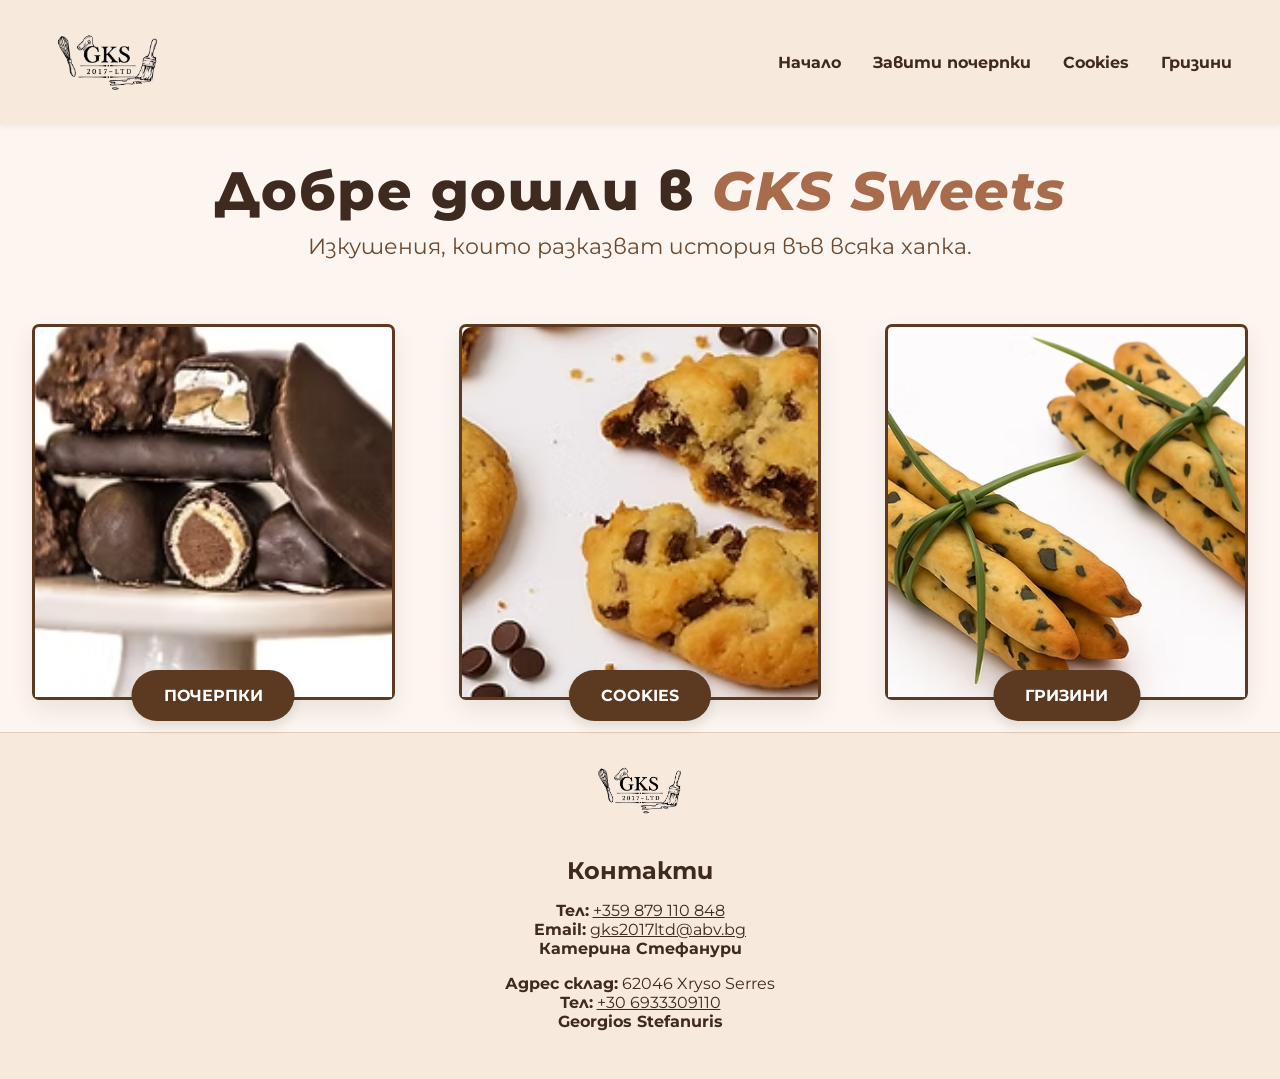
<file: index.html>
<!DOCTYPE html>
<html lang="bg">
<head>
  <meta charset="UTF-8">
  <meta name="viewport" content="width=device-width, initial-scale=1">
  <title>Начало | GKS Sweets</title>
  <link rel="stylesheet" href="css/index.css">
  <link href="https://fonts.googleapis.com/css2?family=Montserrat:wght@400;700&display=swap" rel="stylesheet">
</head>
<body>

  <header>
    <div class="header-top">
      <img src="img/logo.png" alt="GKS Logo" class="header-logo">
      <button class="menu-toggle" aria-label="Toggle menu">☰</button>
      <nav>
        <ul>
          <li><a href="index.html">Начало</a></li>
          <li><a href="zaviti_pocherpki.html">Завити почерпки</a></li>
          <li><a href="cookies.html">Cookies</a></li>
          <li><a href="grizini.html">Гризини</a></li>
        </ul>
      </nav>
    </div>
  </header>

  <h1 class="fancy-welcome">Добре дошли в <span>GKS Sweets</span></h1>
  <p class="note">Изкушения, които разказват история във всяка хапка.</p>

  <section class="gallery">
    <div class="gallery-item">
      <img src="img/d4a74e_cfbc10425ff3480eb847914d62862982~mv2.png" alt="Фурмите">
      <a href="zaviti_pocherpki.html" class="gallery-button">ПОЧЕРПКИ</a>
    </div>
    <div class="gallery-item">
      <img src="img/d4a74e_9a2b638048b04ffd92bc5e94c6aa8ba4~mv2.png" alt="Cookies">
      <a href="cookies.html" class="gallery-button">COOKIES</a>
    </div>
    <div class="gallery-item">
      <img src="img/Copilot_20250723_141939.png" alt="Гризини">
      <a href="grizini.html" class="gallery-button">ГРИЗИНИ</a>
    </div>
  </section>

  <footer>
    <img src="img/logo.png" alt="GKS Logo" class="footer-logo">
    <h2>Контакти</h2>
    <p>
      <strong>Тел:</strong> <a href="tel:+359879110848">+359 879 110 848</a><br>
      <strong>Email:</strong> <a href="mailto:gks2017ltd@abv.bg">gks2017ltd@abv.bg</a><br>
      <strong>Катерина Стефанури</strong>
    </p>
    <p>
      <strong>Адрес склад:</strong> 62046 Xryso Serres<br>
      <strong>Тел:</strong> <a href="tel:+306933309110">+30 6933309110</a><br>
      <strong>Georgios Stefanuris</strong>
    </p>
  </footer>

  <button id="scrollTopBtn" title="Scroll to top">↑</button>

  <script>
    const toggleBtn = document.querySelector('.menu-toggle');
    const nav = document.querySelector('nav');
    const scrollBtn = document.getElementById("scrollTopBtn");
    const header = document.querySelector("header");

    toggleBtn?.addEventListener('click', () => {
      nav.classList.toggle('active');
      toggleBtn.classList.toggle('open');
    });

    window.addEventListener("scroll", () => {
      scrollBtn.style.display = window.scrollY > 300 ? "block" : "none";
      header.classList.toggle("sticky", window.scrollY > 50);
    });

    scrollBtn.addEventListener("click", () => {
      window.scrollTo({ top: 0, behavior: "smooth" });
    });
  </script>

</body>
</html>
</file>
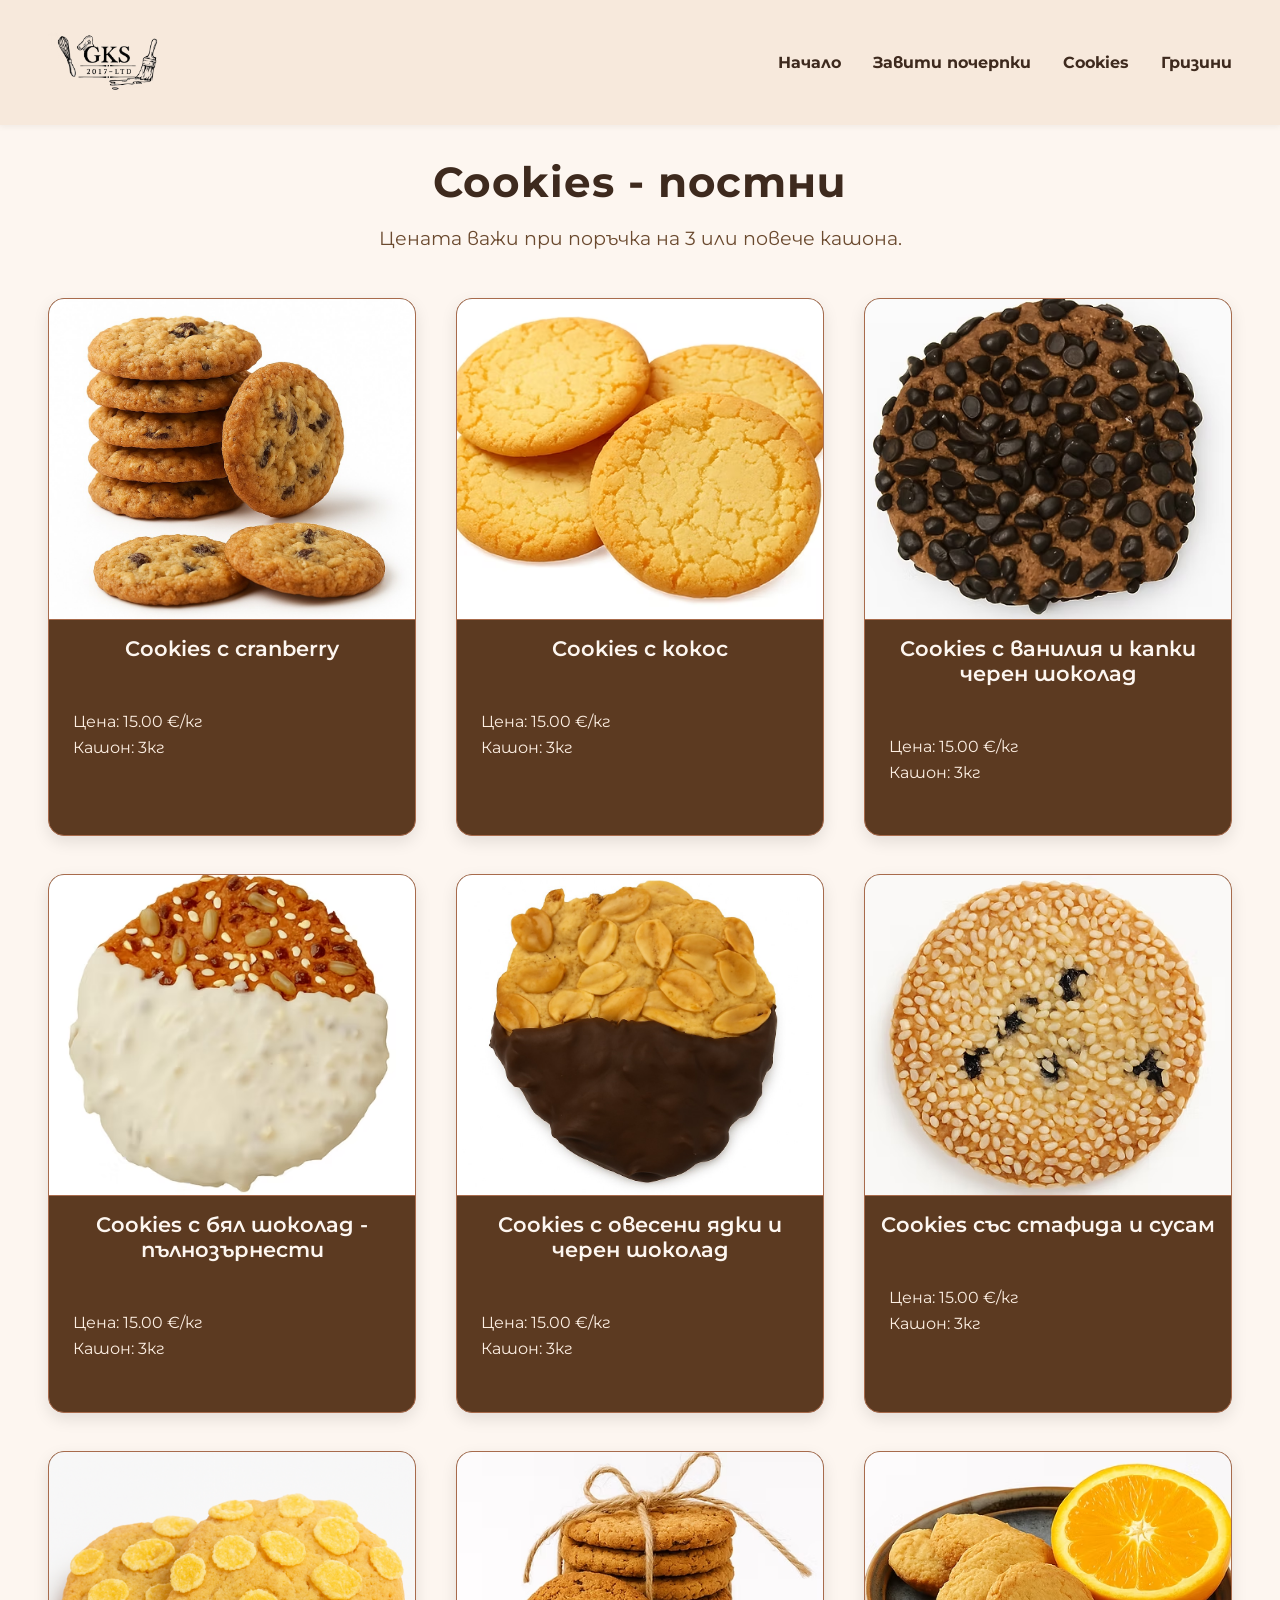
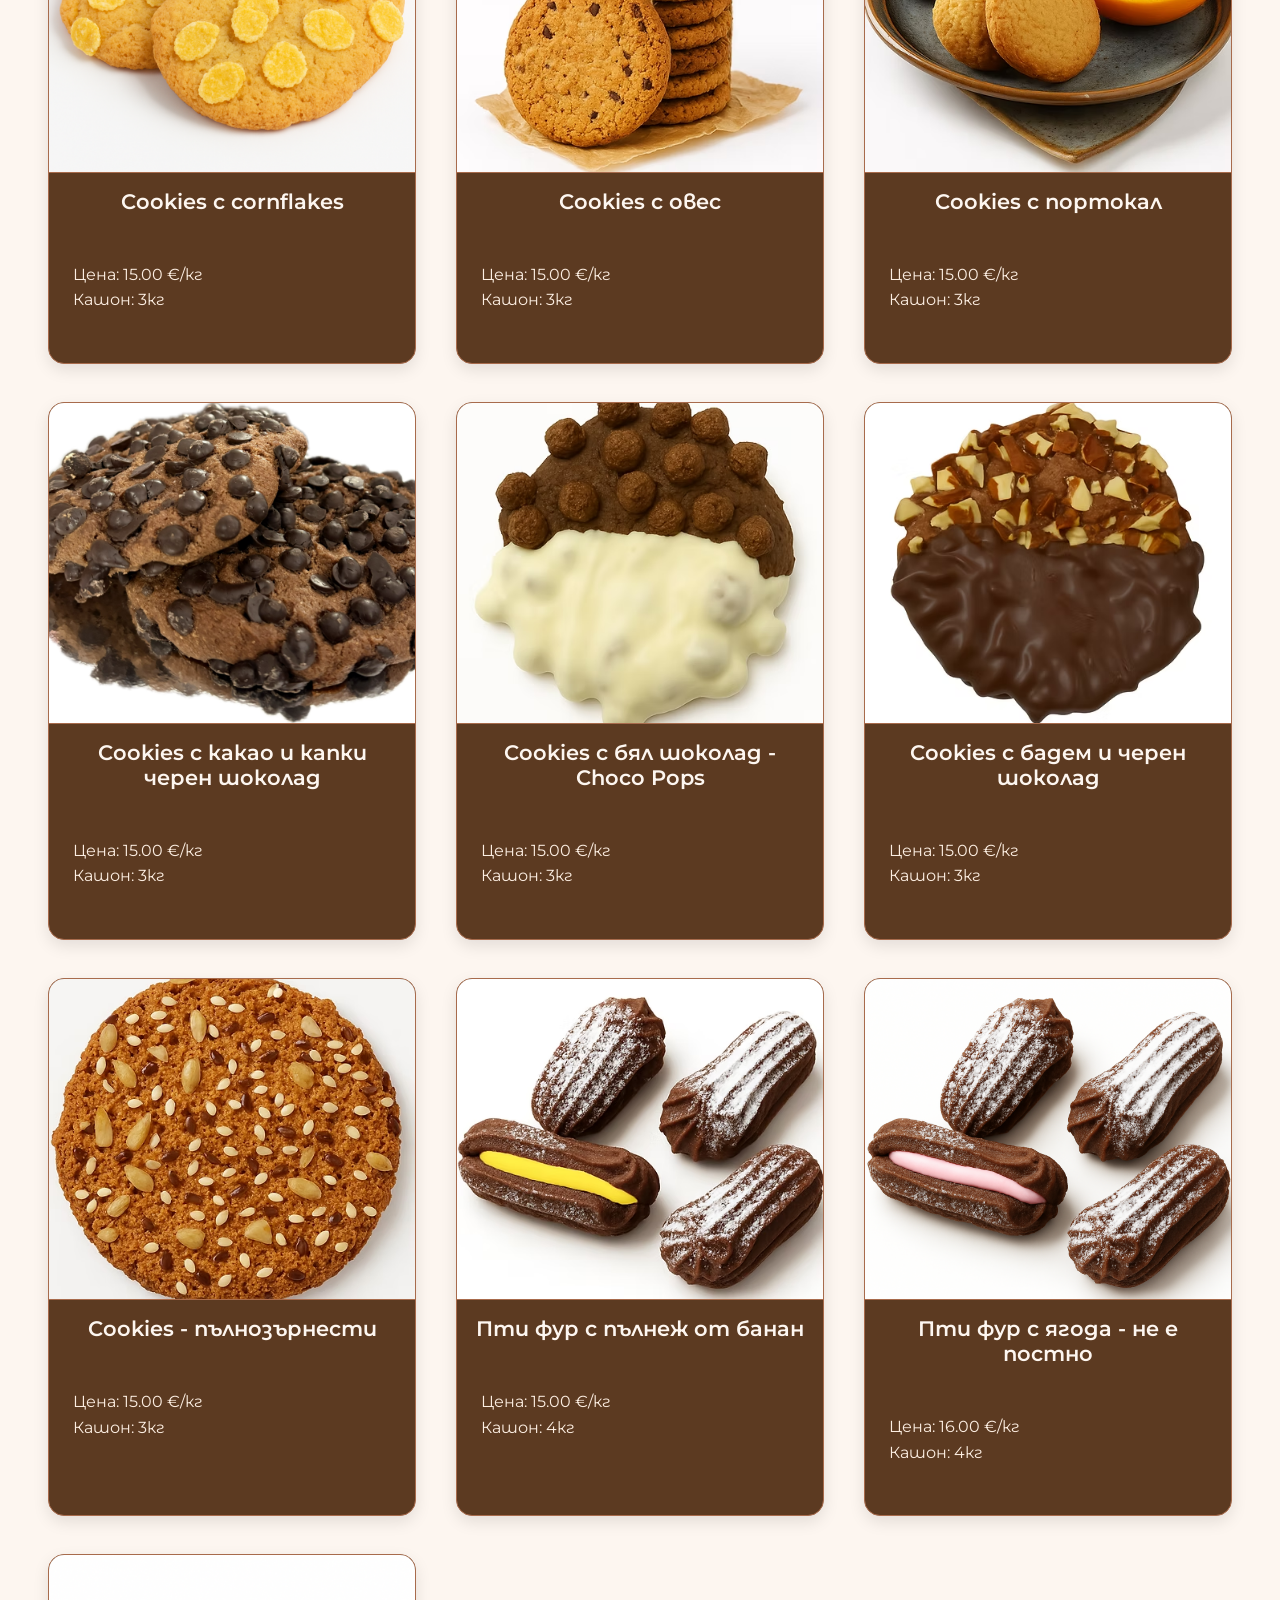
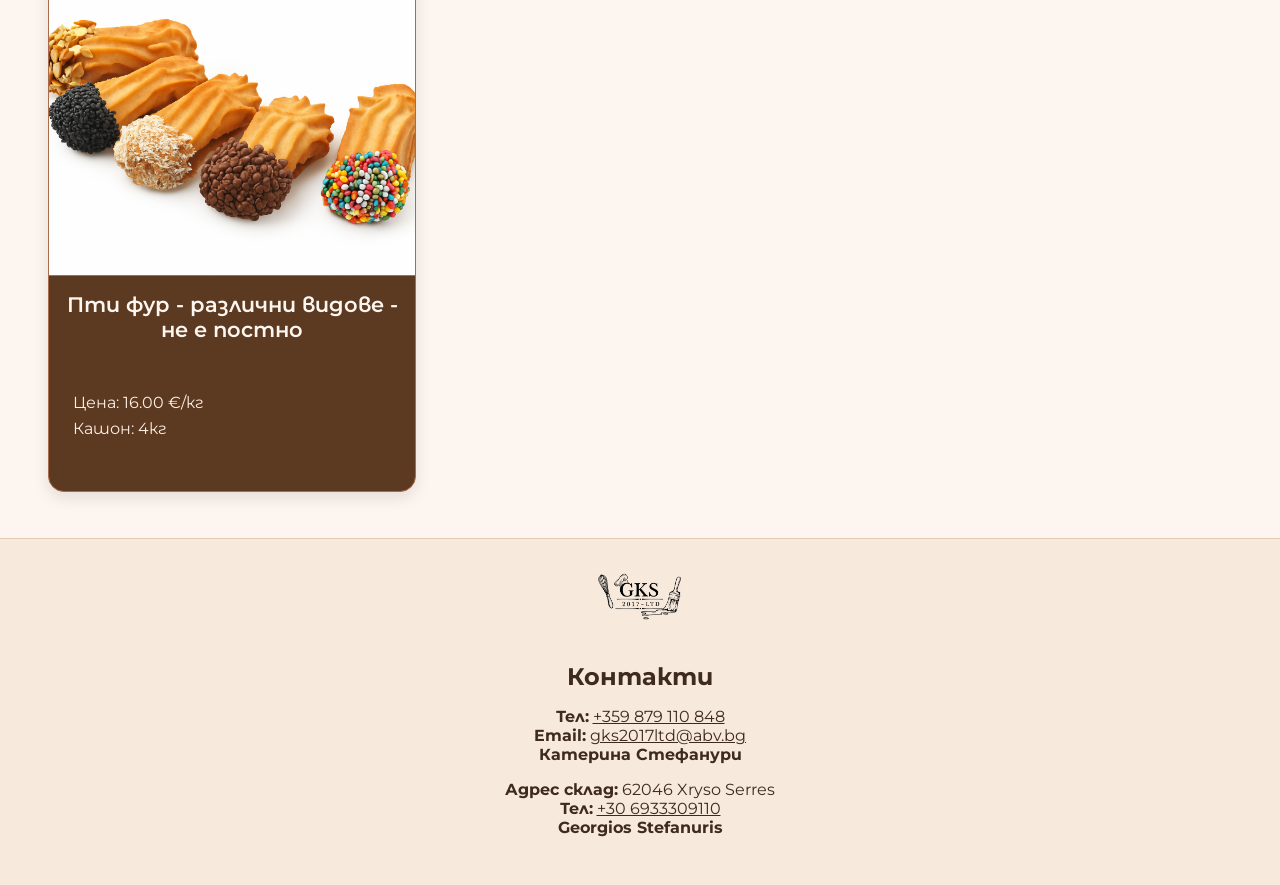
<file: cookies.html>
<!DOCTYPE html>
<html lang="bg">
<head>
  <meta charset="UTF-8">
  <meta name="viewport" content="width=device-width, initial-scale=1">
  <title>Cookies | GKS Sweets</title>
  <link rel="stylesheet" href="css/catalogue.css">
  <link href="https://fonts.googleapis.com/css2?family=Montserrat:wght@400;700&display=swap" rel="stylesheet">

</head>
<body>

  <header>
    <div class="header-top">
      <img src="img/logo.png" alt="GKS Logo" class="header-logo">
      <button class="menu-toggle" aria-label="Toggle menu">☰</button>
      <nav>
        <ul>
          <li><a href="index.html">Начало</a></li>
          <li><a href="zaviti_pocherpki.html">Завити почерпки</a></li>
          <li><a href="cookies.html">Cookies</a></li>
          <li><a href="grizini.html">Гризини</a></li>
        </ul>
      </nav>
    </div>
  </header>
  <h1>Cookies - постни</h1>
  <p class="note">Цената важи при поръчка на 3 или повече кашона.</p>

  <main>
    <section class="product-grid">
      <div class="product-card">
        <img src="img/IMG_1080.png" alt="Cookies с cranberry">
        <h3>Cookies с cranberry</h3>
        <p>Цена: 15.00 €/кг<br>Кашон: 3кг</p>
      </div>
      <div class="product-card">
        <img src="img/Copilot_20250723_145913_edited.png" alt="Cookies с кокос">
        <h3>Cookies с кокос</h3>
        <p>Цена: 15.00 €/кг<br>Кашон: 3кг</p>
      </div>
      <div class="product-card">
        <img src="img/Copilot_20250723_144953.png" alt="Cookies с ванилия и капки черен шоколад">
        <h3>Cookies с ванилия и капки черен шоколад</h3>
        <p>Цена: 15.00 €/кг<br>Кашон: 3кг</p>
      </div>
      <div class="product-card">
        <img src="img/Copilot_20250723_144751_edited.png" alt="Cookies с бял шоколад - пълнозърнести">
        <h3>Cookies с бял шоколад - пълнозърнести</h3>
        <p>Цена: 15.00 €/кг<br>Кашон: 3кг</p>
      </div>
      <div class="product-card">
        <img src="img/IMG_1014.png" alt="Cookies с овесени ядки и черен шоколад">
        <h3>Cookies с овесени ядки и черен шоколад</h3>
        <p>Цена: 15.00 €/кг<br>Кашон: 3кг</p>
      </div>
      <div class="product-card">
        <img src="img/Copilot_20250723_143912_edited.png" alt="Cookies със стафида и сусам">
        <h3>Cookies със стафида и сусам</h3>
        <p>Цена: 15.00 €/кг<br>Кашон: 3кг</p>
      </div>
      <div class="product-card">
        <img src="img/Copilot_20250723_143813.png" alt="Cookies с cornflakes">
        <h3>Cookies с cornflakes</h3>
        <p>Цена: 15.00 €/кг<br>Кашон: 3кг</p>
      </div>
  
      <div class="product-card">
        <img src="img/Copilot_20250723_154744.png" alt="Cookies с овес">
        <h3>Cookies с овес</h3>
        <p>Цена: 15.00 €/кг<br>Кашон: 3кг</p>
      </div>
      <div class="product-card">
        <img src="img/Copilot_20250723_153421.png" alt="Cookies с портокал">
        <h3>Cookies с портокал</h3>
        <p>Цена: 15.00 €/кг<br>Кашон: 3кг</p>
      </div>
      <div class="product-card">
        <img src="img/2AF86F03-60BA-47DD-9014-A73EF9A8257F.png" alt="Cookies с какао и капки черен шоколад" style="background-color: white;">
        <h3>Cookies с какао и капки черен шоколад</h3>
        <p>Цена: 15.00 €/кг<br>Кашон: 3кг</p>
      </div>
      <div class="product-card">
        <img src="img/Copilot_20250723_143527.png" alt="Cookies с бял шоколад - Choco Pops">
        <h3>Cookies с бял шоколад - Choco Pops</h3>
        <p>Цена: 15.00 €/кг<br>Кашон: 3кг</p>
      </div>
      <div class="product-card">
        <img src="img/Copilot_20250723_144847_edited.png" alt="Cookies с бадем и черен шоколад">
        <h3>Cookies с бадем и черен шоколад</h3>
        <p>Цена: 15.00 €/кг<br>Кашон: 3кг</p>
      </div>
      <div class="product-card">
        <img src="img/Copilot_20250723_144635.png" alt="Cookies - пълнозърнести">
        <h3>Cookies - пълнозърнести</h3>
        <p>Цена: 15.00 €/кг<br>Кашон: 3кг</p>
      </div>
      <div class="product-card">
        <img src="img/banana].png" alt="Пти фур с пълнеж от банан">
        <h3>Пти фур с пълнеж от банан</h3>
        <p>Цена: 15.00 €/кг<br>Кашон: 4кг</p>
      </div>
      <div class="product-card">
        <img src="img/Copilot_20250723_145559.png" alt="Пти фур с ягода">
        <h3>Пти фур с ягода - не е постно</h3>
        <p>Цена: 16.00 €/кг<br>Кашон: 4кг</p>
      </div>
      <div class="product-card">
        <img src="img/Copilot_20250723_145417.png" alt="Пти фур - различни видове">
        <h3>Пти фур - различни видове - не е постно</h3>
        <p>Цена: 16.00 €/кг<br>Кашон: 4кг</p>
      </div>
    </section>
  </main>

  <footer>
  <img src="img/logo.png" alt="GKS Logo" class="footer-logo">
  <h2>Контакти</h2>
  <p>
    <strong>Тел:</strong> <a href="tel:+359879110848">+359 879 110 848</a><br>
    <strong>Email:</strong> <a href="mailto:gks2017ltd@abv.bg">gks2017ltd@abv.bg</a><br>
    <strong>Катерина Стефанури</strong>
  </p>
  <p>
    <strong>Адрес склад:</strong> 62046 Xryso Serres<br>
    <strong>Тел:</strong> <a href="tel:+306933309110">+30 6933309110</a><br>
    <strong>Georgios Stefanuris</strong>
  </p>
</footer>


<!--scroll to top-->
<button id="scrollTopBtn" title="Scroll to top">↑</button>

<script>
  const toggleBtn = document.querySelector('.menu-toggle');
  const nav = document.querySelector('nav');
  const scrollBtn = document.getElementById("scrollTopBtn");

  // Toggle mobile menu
  toggleBtn?.addEventListener('click', () => {
    nav.classList.toggle('active');
    toggleBtn.classList.toggle('open');
  });

  // Show scroll-to-top button
  window.addEventListener("scroll", () => {
    scrollBtn.style.display = window.scrollY > 300 ? "block" : "none";
  });

  // Scroll to top
  scrollBtn.addEventListener("click", () => {
    window.scrollTo({ top: 0, behavior: "smooth" });
  });
</script>



</body>
</html>
</file>
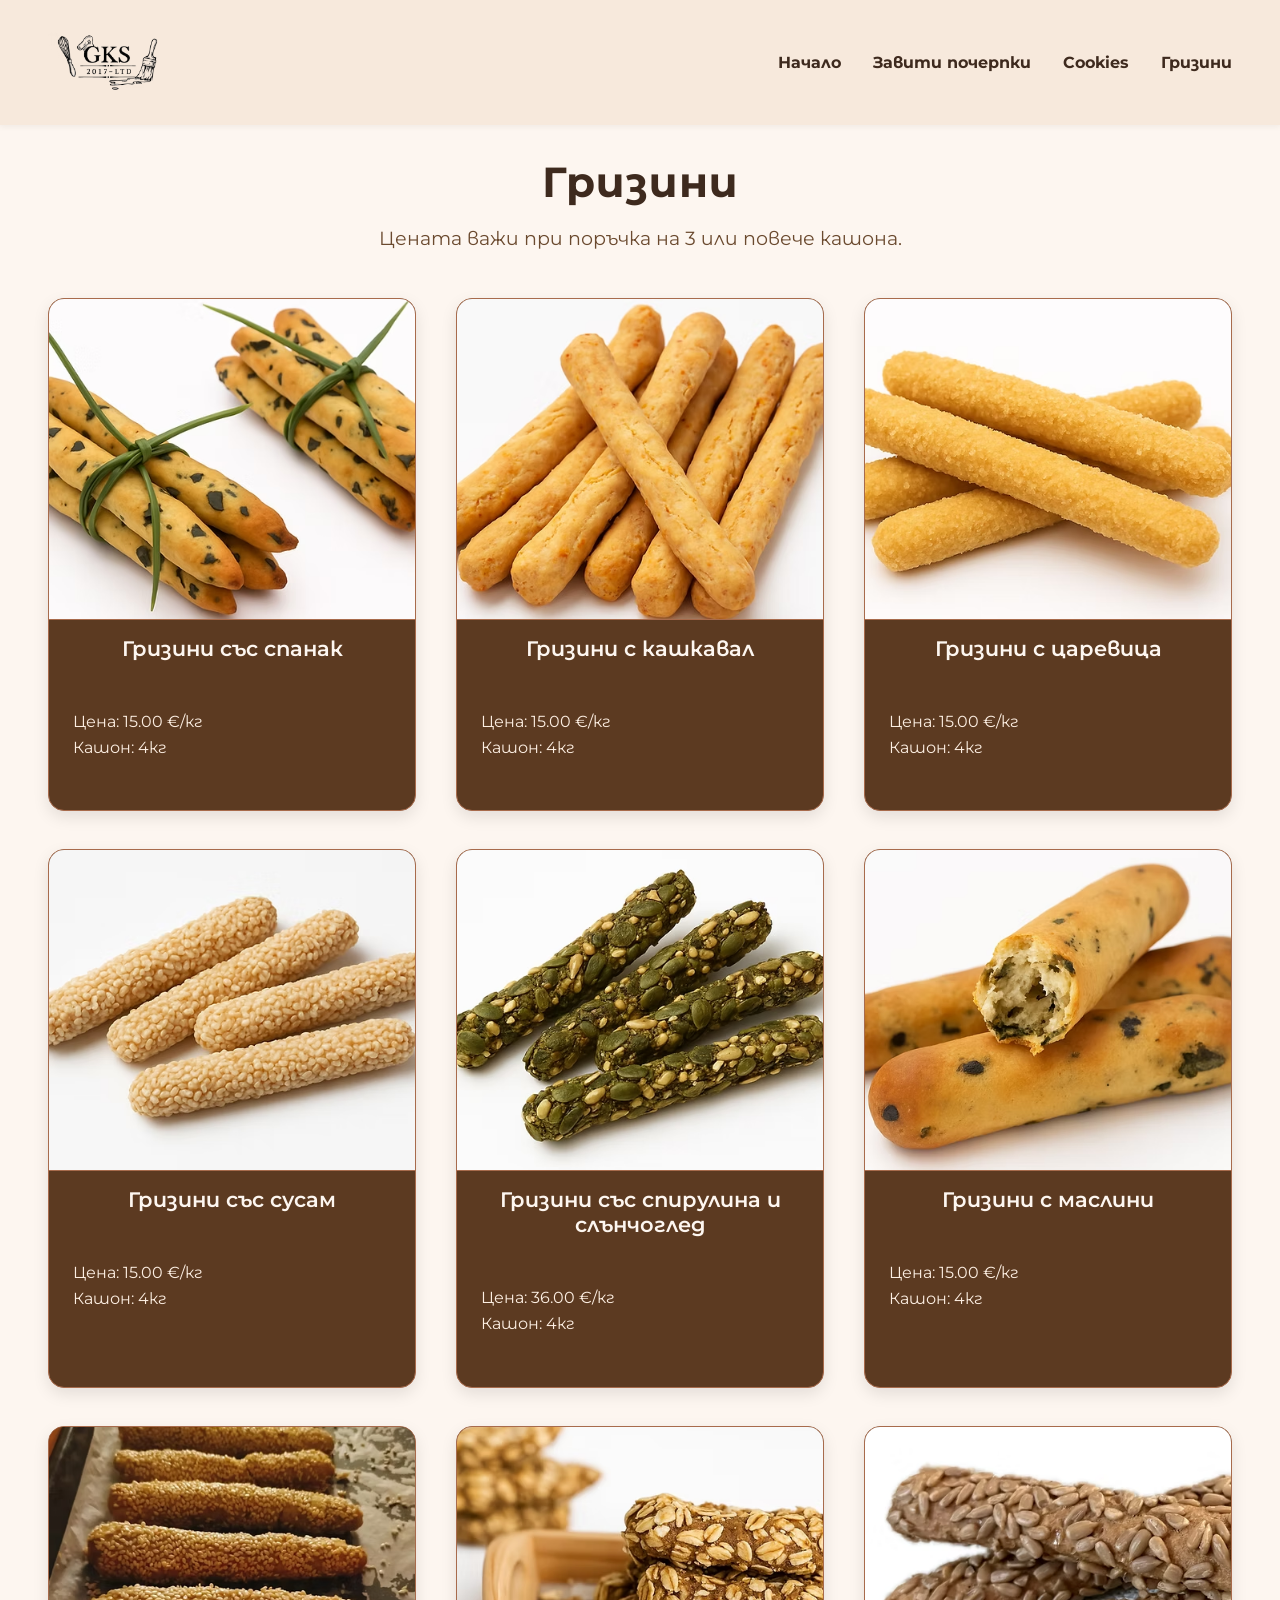
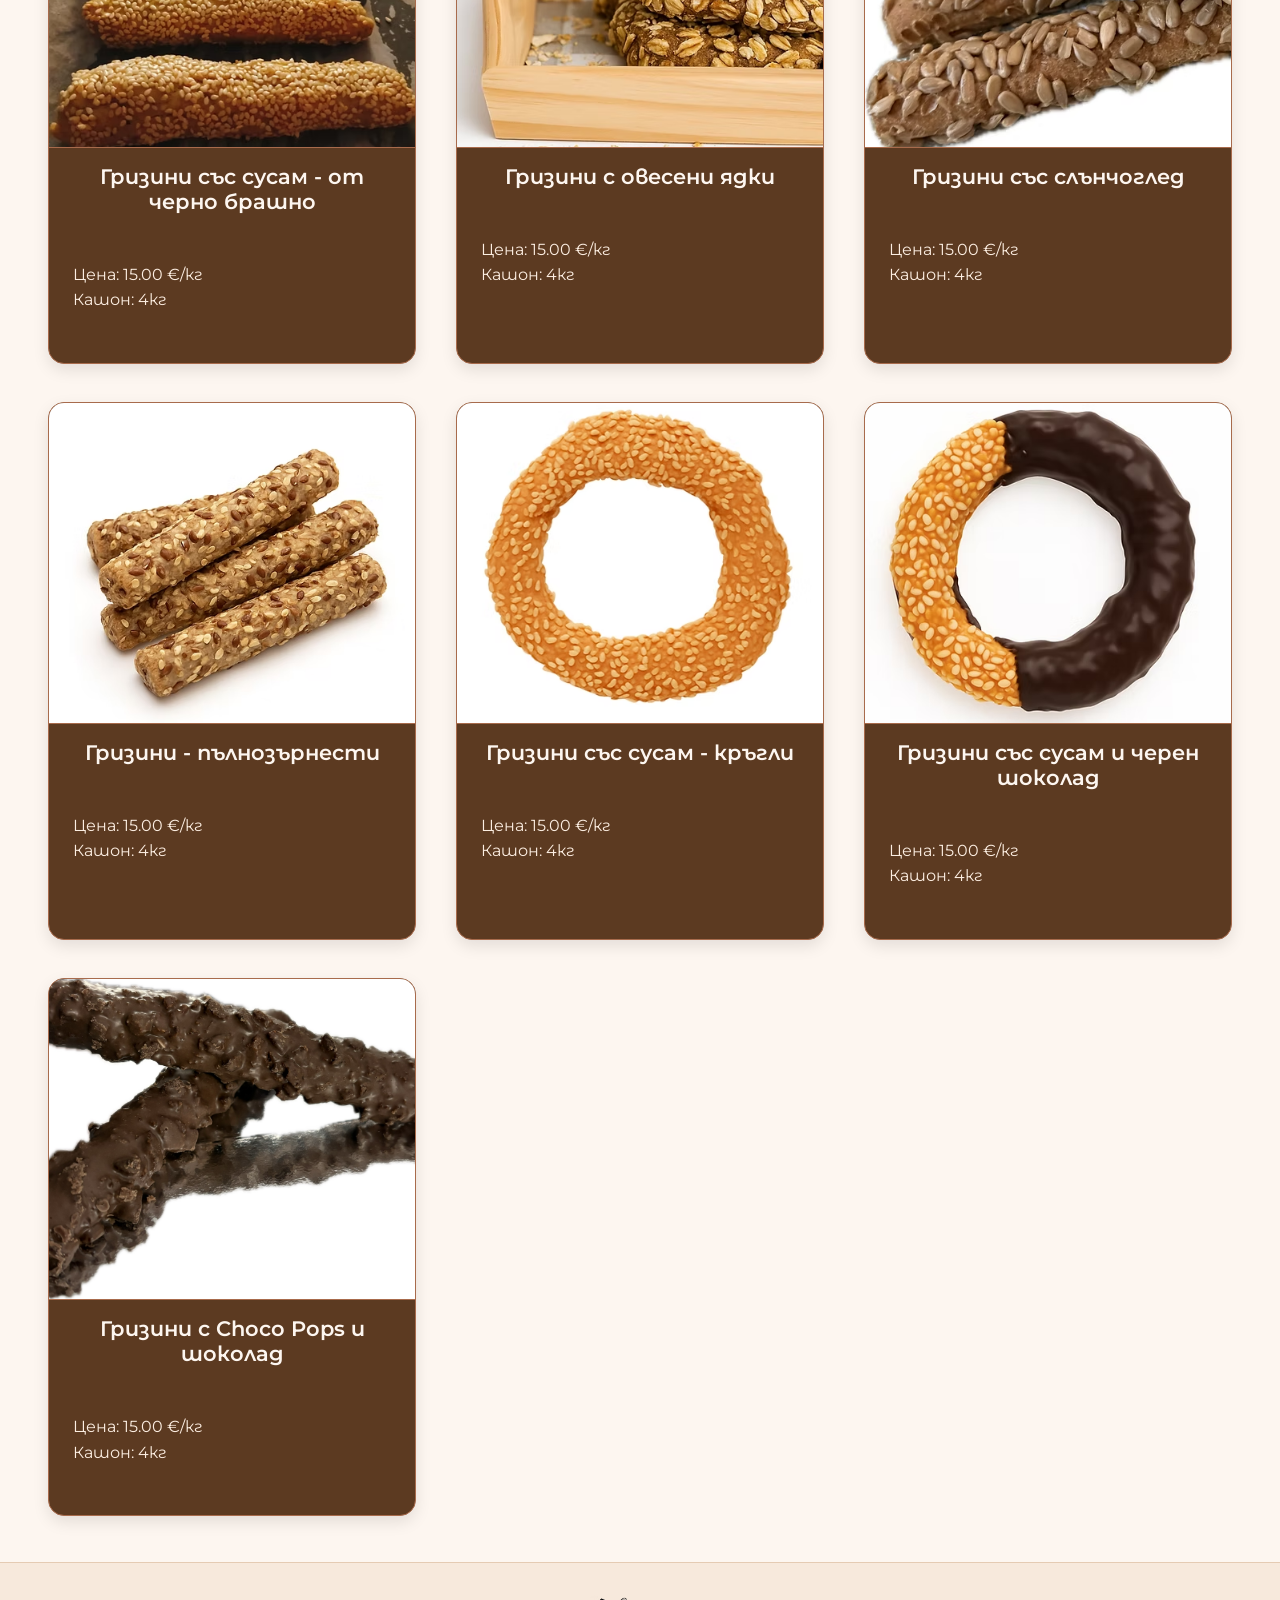
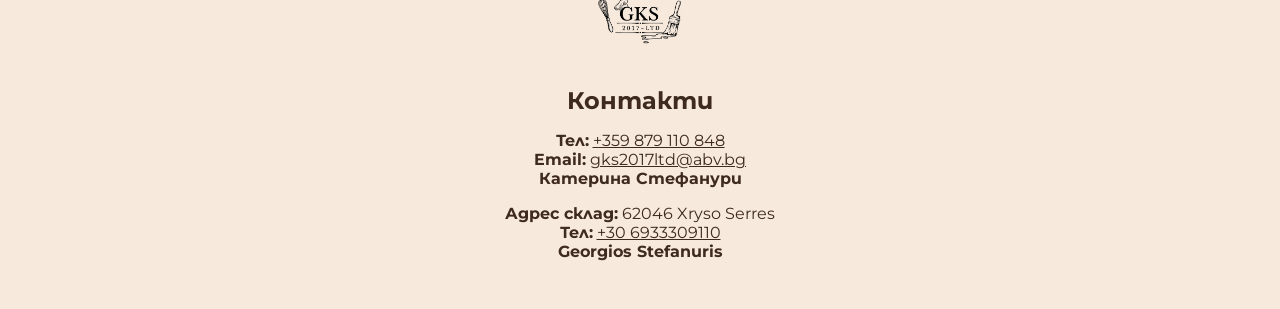
<file: grizini.html>
<!DOCTYPE html>
<html lang="bg">
<head>
  <meta charset="UTF-8">
  <meta name="viewport" content="width=device-width, initial-scale=1">
  <title>Гризини | GKS Sweets</title>
  <link rel="stylesheet" href="css/catalogue.css">
  <link href="https://fonts.googleapis.com/css2?family=Montserrat:wght@400;700&display=swap" rel="stylesheet">
</head>
<body>

  <header>
    <div class="header-top">
      <img src="img/logo.png" alt="GKS Logo" class="header-logo">
      <button class="menu-toggle" aria-label="Toggle menu">☰</button>
      <nav>
        <ul>
          <li><a href="index.html">Начало</a></li>
          <li><a href="zaviti_pocherpki.html">Завити почерпки</a></li>
          <li><a href="cookies.html">Cookies</a></li>
          <li><a href="grizini.html">Гризини</a></li>
        </ul>
      </nav>
    </div>
  </header>
  
  <h1>Гризини</h1>
  <p class="note">Цената важи при поръчка на 3 или повече кашона.</p>

  <main>
    <section class="product-grid">
      <div class="product-card">
        <img src="img/Copilot_20250723_141939.png" alt="Гризини със спанак">
        <h3>Гризини със спанак</h3>
        <p>Цена: 15.00 €/кг<br>Кашон: 4кг</p>
      </div>
      <div class="product-card">
        <img src="img/Copilot_20250723_141700.png" alt="Гризини с кашкавал">
        <h3>Гризини с кашкавал</h3>
        <p>Цена: 15.00 €/кг<br>Кашон: 4кг</p>
      </div>
      <div class="product-card">
        <img src="img/Copilot_20250723_142214.png" alt="Гризини с царевица">
        <h3>Гризини с царевица</h3>
        <p>Цена: 15.00 €/кг<br>Кашон: 4кг</p>
      </div>
      <div class="product-card">
        <img src="img/Copilot_20250723_142831.png" alt="Гризини със сусам">
        <h3>Гризини със сусам</h3>
        <p>Цена: 15.00 €/кг<br>Кашон: 4кг</p>
      </div>
      <div class="product-card">
        <img src="img/Copilot_20250723_143045.png" alt="Гризини със спирулина и слънчоглед">
        <h3>Гризини със спирулина и слънчоглед</h3>
        <p>Цена: 36.00 €/кг<br>Кашон: 4кг</p>
      </div>
      <div class="product-card">
        <img src="img/Copilot_20250723_141836.png" alt="Гризини с маслини">
        <h3>Гризини с маслини</h3>
        <p>Цена: 15.00 €/кг<br>Кашон: 4кг</p>
      </div>
      <div class="product-card">
        <img src="img/IMG_1215.png" alt="Гризини със сусам - от черно брашно">
        <h3>Гризини със сусам - от черно брашно</h3>
        <p>Цена: 15.00 €/кг<br>Кашон: 4кг</p>
      </div>
      <div class="product-card">
        <img src="img/IMG_1212.png" alt="Гризини с овесени ядки">
        <h3>Гризини с овесени ядки</h3>
        <p>Цена: 15.00 €/кг<br>Кашон: 4кг</p>
      </div>
      <div class="product-card">
        <img src="img/_edited.png" alt="Гризини със слънчоглед">
        <h3>Гризини със слънчоглед</h3>
        <p>Цена: 15.00 €/кг<br>Кашон: 4кг</p>
      </div>
      <div class="product-card">
        <img src="img/Copilot_20250723_142526.png" alt="Гризини - пълнозърнести">
        <h3>Гризини - пълнозърнести</h3>
        <p>Цена: 15.00 €/кг<br>Кашон: 4кг</p>
      </div>
      <div class="product-card">
        <img src="img/Copilot_20250723_144141_edited.png" alt="Гризини със сусам - кръгла">
        <h3>Гризини със сусам - кръгли</h3>
        <p>Цена: 15.00 €/кг<br>Кашон: 4кг</p>
      </div>
      <div class="product-card">
        <img src="img/Copilot_20250723_144035.png" alt="Гризини със сусам и черен шоколад">
        <h3>Гризини със сусам и черен шоколад</h3>
        <p>Цена: 15.00 €/кг<br>Кашон: 4кг</p>
      </div>
      <div class="product-card">
        <img src="img/4D940FB4-87CC-4942-9FCA-6A87F11F5C79.jpeg" alt="Гризини със сусам и черен шоколад">
        <h3>Гризини с Choco Pops и шоколад</h3>
        <p>Цена: 15.00 €/кг<br>Кашон: 4кг</p>
      </div>
    </section>
  </main>

  <footer>
  <img src="img/logo.png" alt="GKS Logo" class="footer-logo">
  <h2>Контакти</h2>
  <p>
    <strong>Тел:</strong> <a href="tel:+359879110848">+359 879 110 848</a><br>
    <strong>Email:</strong> <a href="mailto:gks2017ltd@abv.bg">gks2017ltd@abv.bg</a><br>
    <strong>Катерина Стефанури</strong>
  </p>
  <p>
    <strong>Адрес склад:</strong> 62046 Xryso Serres<br>
    <strong>Тел:</strong> <a href="tel:+306933309110">+30 6933309110</a><br>
    <strong>Georgios Stefanuris</strong>
  </p>
</footer>


<!--scroll to top-->
<button id="scrollTopBtn" title="Scroll to top">↑</button>

<script>
  const toggleBtn = document.querySelector('.menu-toggle');
  const nav = document.querySelector('nav');
  const scrollBtn = document.getElementById("scrollTopBtn");

  // Toggle mobile menu
  toggleBtn?.addEventListener('click', () => {
    nav.classList.toggle('active');
    toggleBtn.classList.toggle('open');
  });

  // Show scroll-to-top button
  window.addEventListener("scroll", () => {
    scrollBtn.style.display = window.scrollY > 300 ? "block" : "none";
  });

  // Scroll to top
  scrollBtn.addEventListener("click", () => {
    window.scrollTo({ top: 0, behavior: "smooth" });
  });
</script>

</body>
</html>
</file>
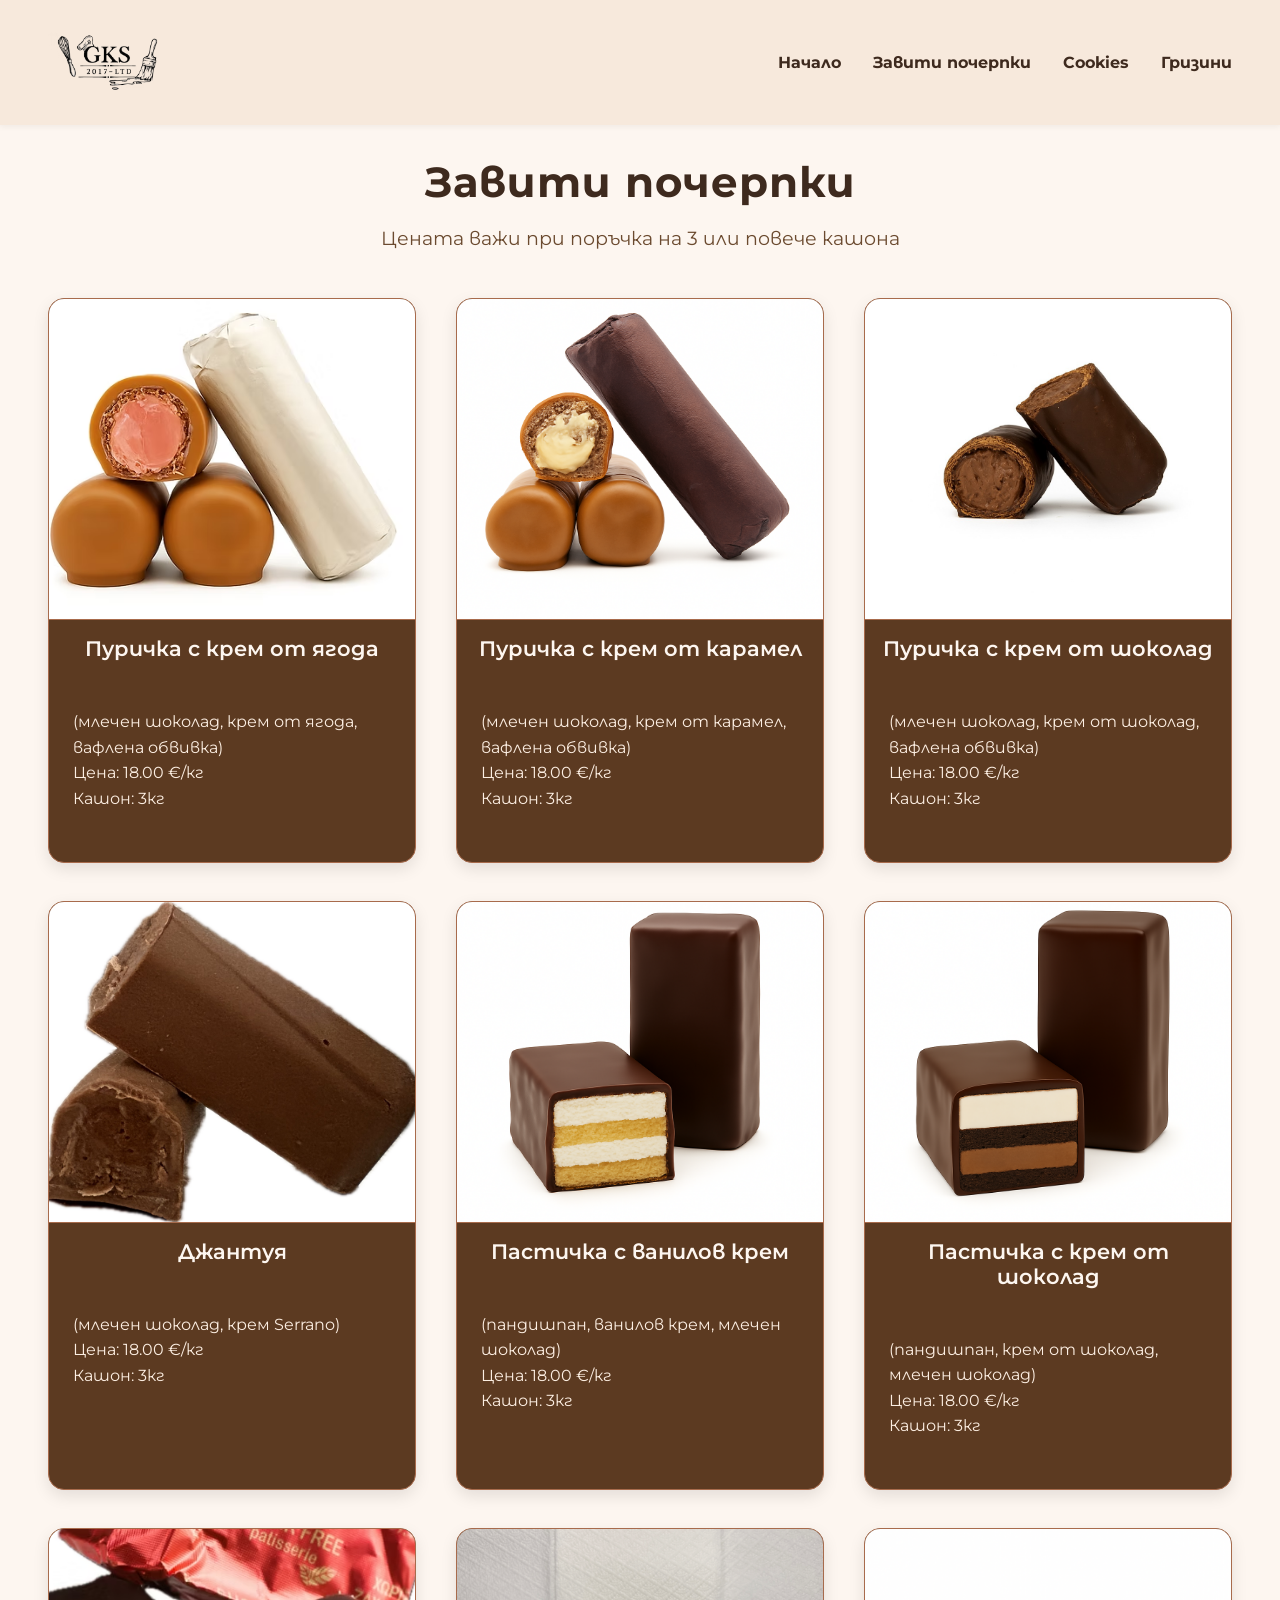
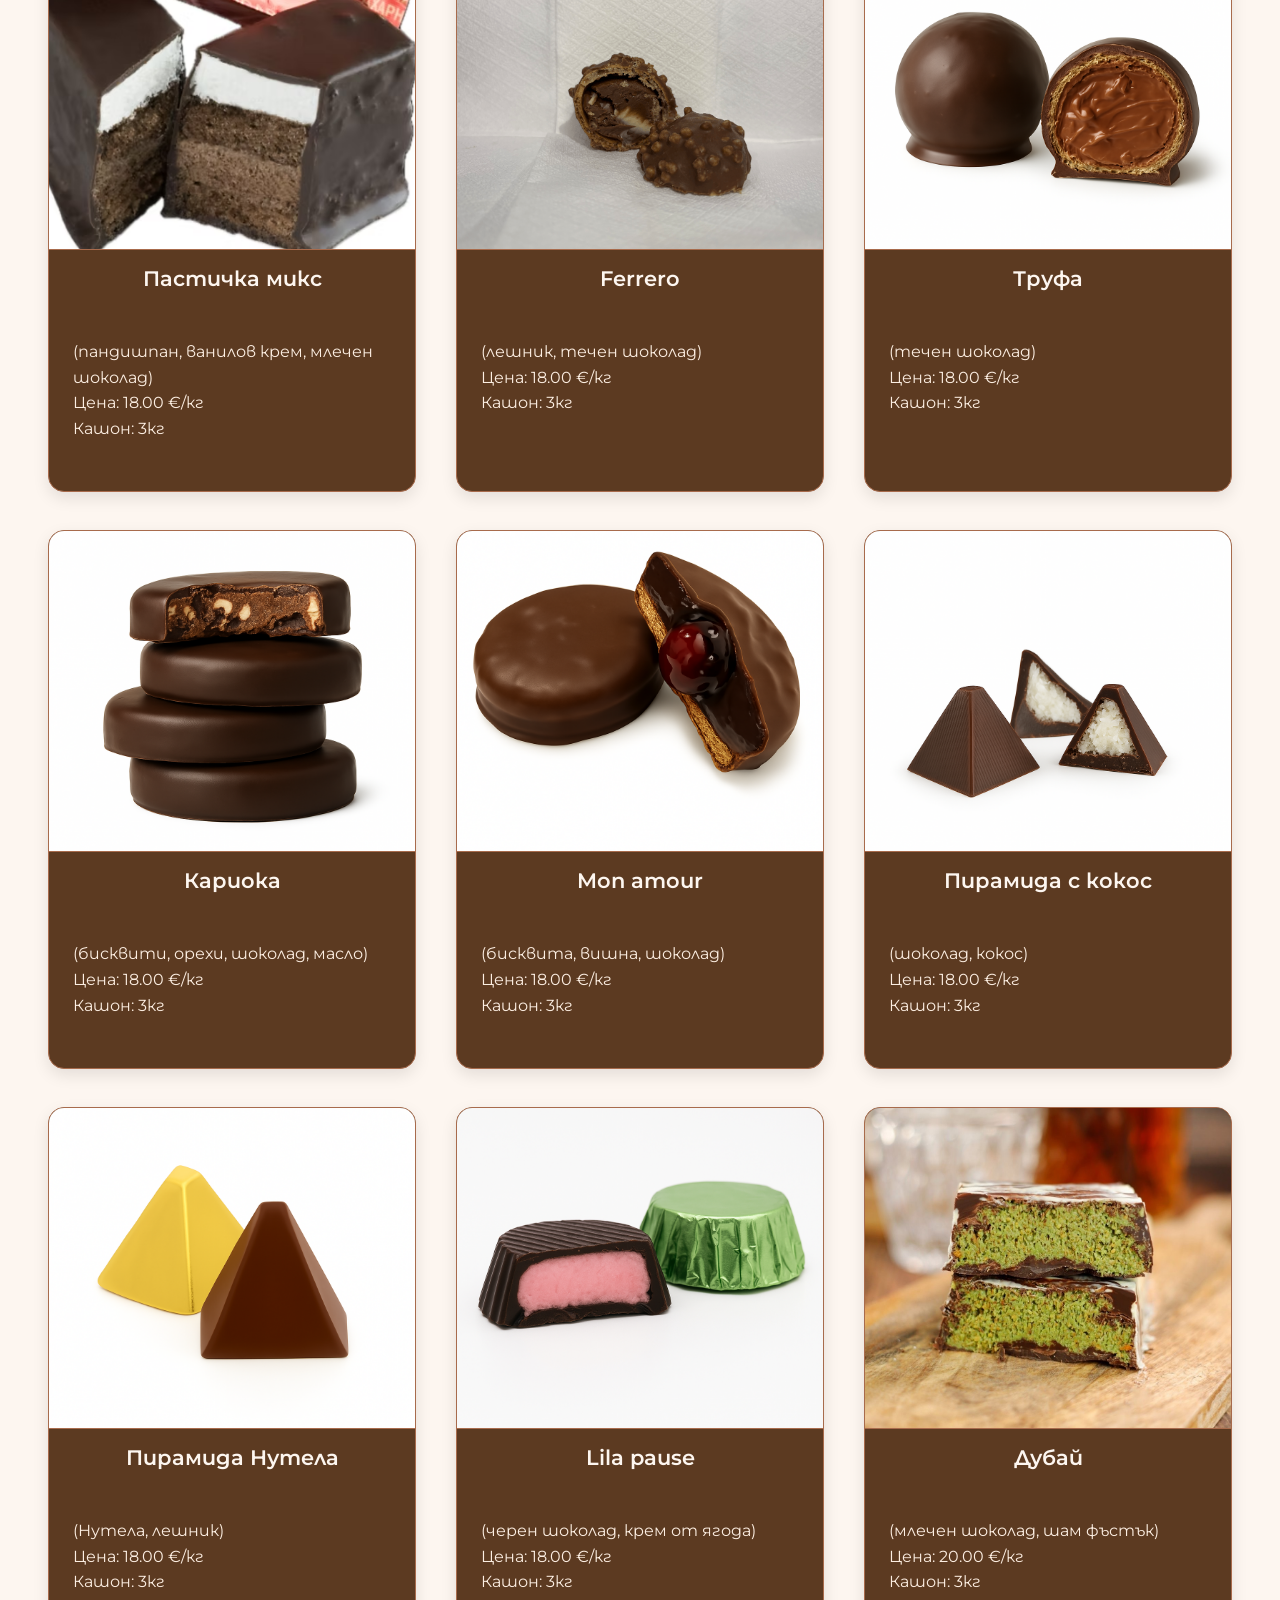
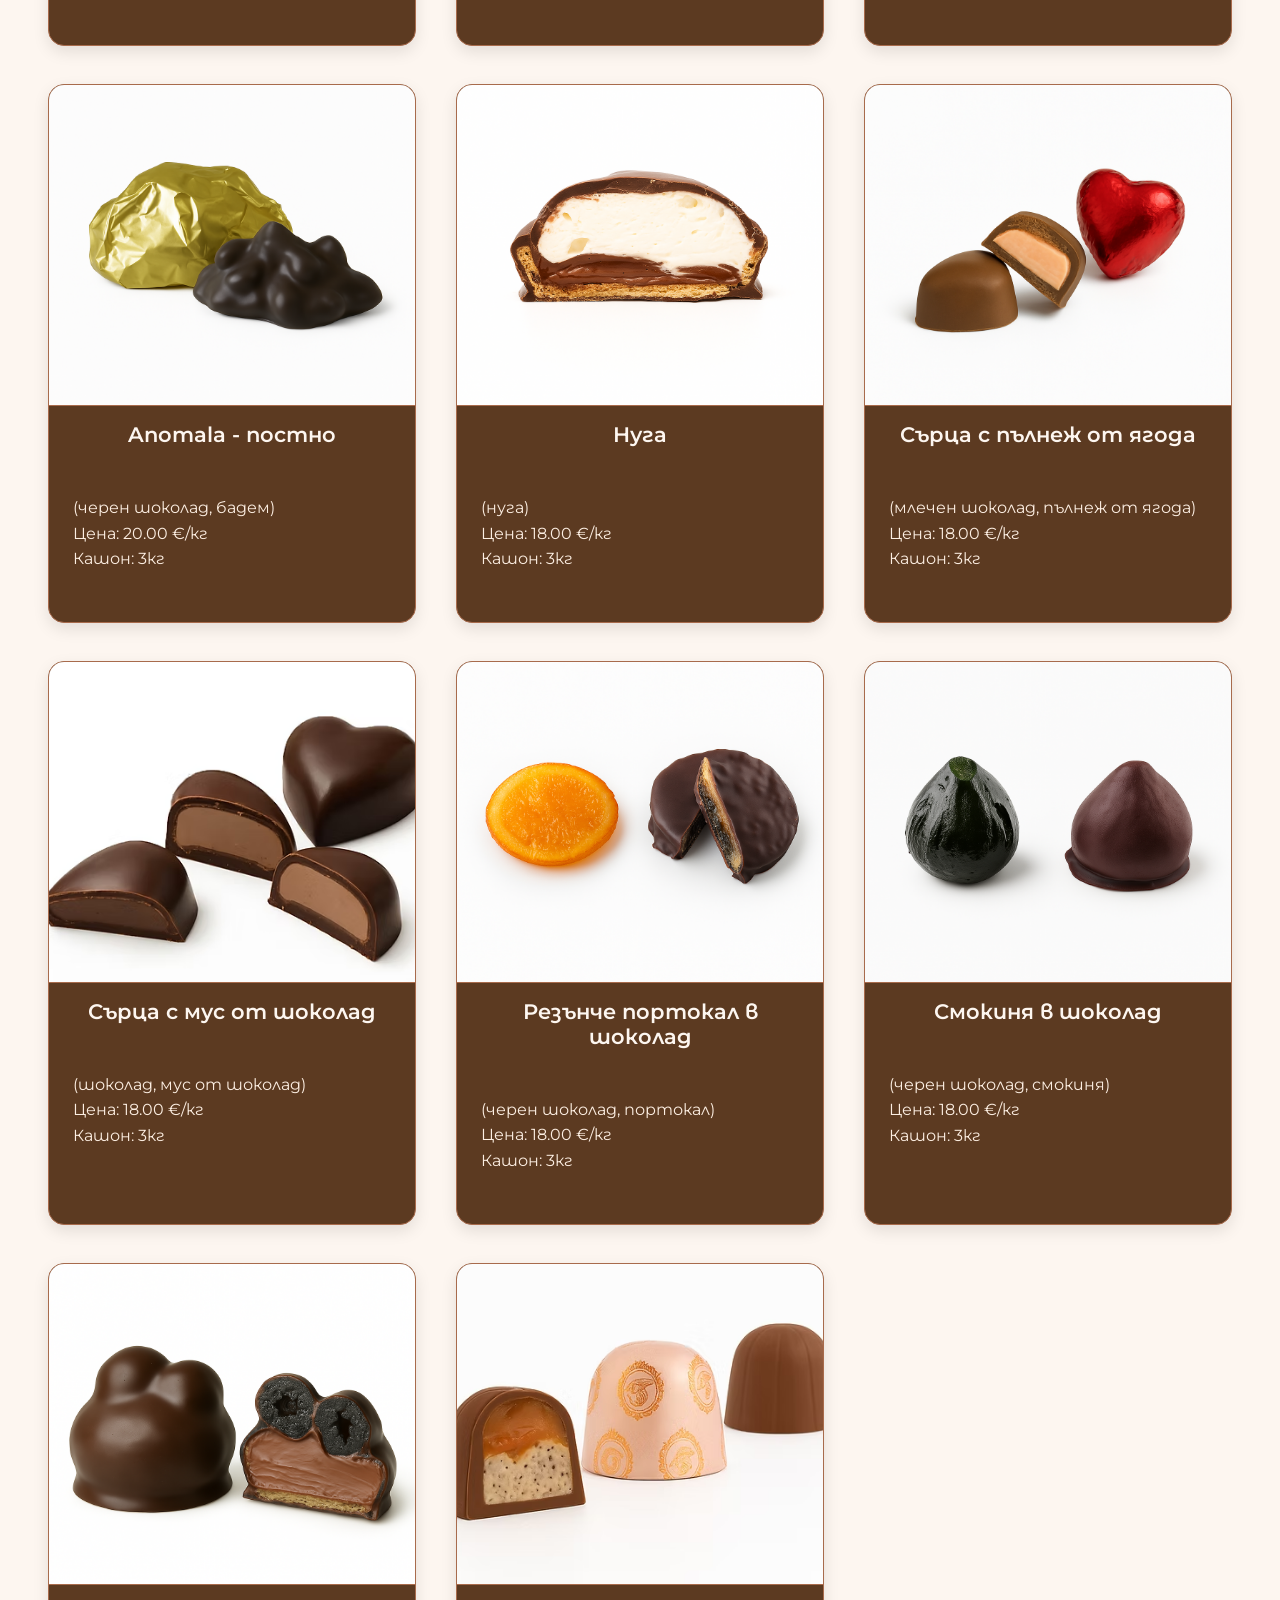
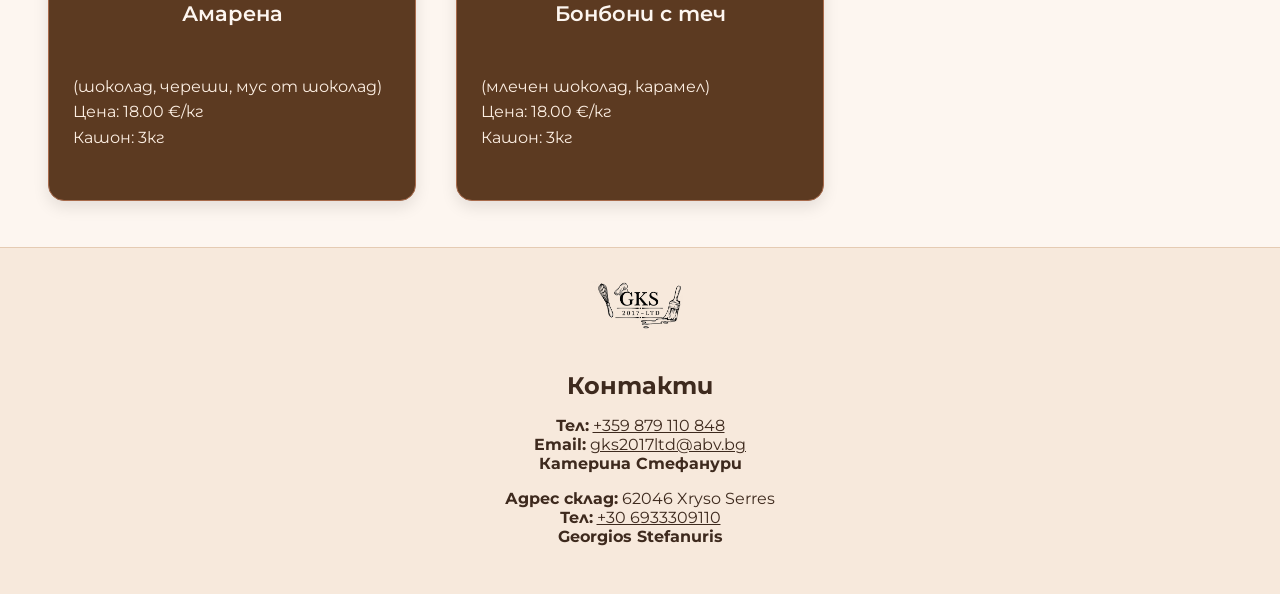
<file: zaviti_pocherpki.html>
<!DOCTYPE html>
<html lang="bg">
<head>
  <meta charset="UTF-8">
  <meta name="viewport" content="width=device-width, initial-scale=1">
  <title>Завити почерпки | GKS</title>
  <link rel="stylesheet" href="css/catalogue.css">
  <link href="https://fonts.googleapis.com/css2?family=Montserrat:wght@400;700&display=swap" rel="stylesheet">
</head>
<body>

  <header>
    <div class="header-top">
      <img src="img/logo.png" alt="GKS Logo" class="header-logo">
      <button class="menu-toggle" aria-label="Toggle menu">☰</button>
      <nav>
        <ul>
          <li><a href="index.html">Начало</a></li>
          <li><a href="zaviti_pocherpki.html">Завити почерпки</a></li>
          <li><a href="cookies.html">Cookies</a></li>
          <li><a href="grizini.html">Гризини</a></li>
        </ul>
      </nav>
    </div>
  </header>
  
  <h1>Завити почерпки</h1>
  <p class="note">Цената важи при поръчка на 3 или повече кашона</p>
  
  <main>
    <section class="product-grid">
      <div class="product-card">
        <img src="img/Copilot_20250723_132331.png" alt="Пуричка с крем от ягода">
        <h3>Пуричка с крем от ягода</h3>
        <p>(млечен шоколад, крем от ягода, вафлена обвивка)<br>Цена: 18.00 €/кг<br>Кашон: 3кг</p>
      </div>

      <div class="product-card">
        <img src="img/Copilot_20250723_132021.png" alt="Пуричка с крем от карамел">
        <h3>Пуричка с крем от карамел</h3>
        <p>(млечен шоколад, крем от карамел, вафлена обвивка)<br>Цена: 18.00 €/кг<br>Кашон: 3кг</p>
      </div>

      <div class="product-card">
        <img src="img/IMG_1062.png" alt="Пуричка с крем от шоколад">
        <h3>Пуричка с крем от шоколад</h3>
        <p>(млечен шоколад, крем от шоколад, вафлена обвивка)<br>Цена: 18.00 €/кг<br>Кашон: 3кг</p>
      </div>

      <div class="product-card">
        <img src="img/1073B256-D2B0-4CDD-8602-62AAE12BD708.jpeg" alt="Бонбони с течен карамел">
        <h3>Джантуя</h3>
        <p>(млечен шоколад, крем Serrano)<br>Цена: 18.00 €/кг<br>Кашон: 3кг</p>
      </div>
      
      <div class="product-card">
        <img src="img/Copilot_20250723_132809.png" alt="Пастичка с ванилов крем">
        <h3>Пастичка с ванилов крем</h3>
        <p>(пандишпан, ванилов крем, млечен шоколад)<br>Цена: 18.00 €/кг<br>Кашон: 3кг</p>
      </div>

      <div class="product-card">
        <img src="img/Copilot_20250723_133232.png" alt="Пастичка с крем от шоколад">
        <h3>Пастичка с крем от шоколад</h3>
        <p>(пандишпан, крем от шоколад, млечен шоколад)<br>Цена: 18.00 €/кг<br>Кашон: 3кг</p>
      </div>

      <div class="product-card">
        <img src="img/pasta_mix.png" alt="Пастичка микс">
        <h3>Пастичка микс</h3>
        <p>(пандишпан, ванилов крем, млечен шоколад)<br>Цена: 18.00 €/кг<br>Кашон: 3кг</p>
      </div>

      <div class="product-card">
        <img src="img/ferrero.png" alt="Ferrero">
        <h3>Ferrero</h3>
        <p>(лешник, течен шоколад)<br>Цена: 18.00 €/кг<br>Кашон: 3кг</p>
      </div>

      <div class="product-card">
        <img src="img/Copilot_20250723_134801.png" alt="Труфа">
        <h3>Труфа</h3>
        <p>(течен шоколад)<br>Цена: 18.00 €/кг<br>Кашон: 3кг</p>
      </div>

      <div class="product-card">
        <img src="img/Copilot_20250723_134452.png" alt="Кариока">
        <h3>Кариока</h3>
        <p>(бисквити, орехи, шоколад, масло)<br>Цена: 18.00 €/кг<br>Кашон: 3кг</p>
      </div>

      <div class="product-card">
        <img src="img/Copilot_20250723_133335.png" alt="Mon amour">
        <h3>Mon amour</h3>
        <p>(бисквита, вишна, шоколад)<br>Цена: 18.00 €/кг<br>Кашон: 3кг</p>
      </div>

      <div class="product-card">
        <img src="img/Copilot_20250723_125823.png" alt="Пирамида с кокос">
        <h3>Пирамида с кокос</h3>
        <p>(шоколад, кокос)<br>Цена: 18.00 €/кг<br>Кашон: 3кг</p>
      </div>

      <div class="product-card">
        <img src="img/Copilot_20250723_131844.png" alt="Пирамида Нутела">
        <h3>Пирамида Нутела</h3>
        <p>(Нутела, лешник)<br>Цена: 18.00 €/кг<br>Кашон: 3кг</p>
      </div>

      <div class="product-card">
        <img src="img/Copilot_20250723_131139.png" alt="Lila pause">
        <h3>Lila pause</h3>
        <p>(черен шоколад, крем от ягода)<br>Цена: 18.00 €/кг<br>Кашон: 3кг</p>
      </div>

      <div class="product-card">
        <img src="img/dubai.jpeg" alt="Дубай">
        <h3>Дубай</h3>
        <p>(млечен шоколад, шам фъстък)<br>Цена: 20.00 €/кг<br>Кашон: 3кг</p>
      </div>

      <div class="product-card">
        <img src="img/Copilot_20250723_134346.png" alt="Anomala - постно">
        <h3>Anomala - постно</h3>
        <p>(черен шоколад, бадем)<br>Цена: 20.00 €/кг<br>Кашон: 3кг</p>
      </div>

      <div class="product-card">
        <img src="img/Copilot_20250723_131551.png" alt="Нуга">
        <h3>Нуга</h3>
        <p>(нуга)<br>Цена: 18.00 €/кг<br>Кашон: 3кг</p>
      </div>

      <div class="product-card">
        <img src="img/Copilot_20250723_134131.png" alt="Сърца с пълнеж от ягода">
        <h3>Сърца с пълнеж от ягода</h3>
        <p>(млечен шоколад, пълнеж от ягода)<br>Цена: 18.00 €/кг<br>Кашон: 3кг</p>
      </div>

      <div class="product-card">
        <img src="img/Copilot_20250723_134629_edited.png" alt="Сърца с мус от шоколад">
        <h3>Сърца с мус от шоколад</h3>
        <p>(шоколад, мус от шоколад)<br>Цена: 18.00 €/кг<br>Кашон: 3кг</p>
      </div>

      <div class="product-card">
        <img src="img/Copilot_20250723_124634.png" alt="Резънче портокал в шоколад">
        <h3>Резънче портокал в шоколад</h3>
        <p>(черен шоколад, портокал)<br>Цена: 18.00 €/кг<br>Кашон: 3кг</p>
      </div>

      <div class="product-card">
        <img src="img/Copilot_20250723_125356.png" alt="Смокиня в шоколад">
        <h3>Смокиня в шоколад</h3>
        <p>(черен шоколад, смокиня)<br>Цена: 18.00 €/кг<br>Кашон: 3кг</p>
      </div>

      <div class="product-card">
        <img src="img/Copilot_20250723_135025.png" alt="Амарена">
        <h3>Амарена</h3>
        <p>(шоколад, череши, мус от шоколад)<br>Цена: 18.00 €/кг<br>Кашон: 3кг</p>
      </div>

      <div class="product-card">
        <img src="img/Copilot_20250723_131331.png" alt="Бонбони с течен карамел">
        <h3>Бонбони с теч</h3>
        <p>(млечен шоколад, карамел)<br>Цена: 18.00 €/кг<br>Кашон: 3кг</p>
      </div>
  </main>

 <footer>
  <img src="img/logo.png" alt="GKS Logo" class="footer-logo">
  <h2>Контакти</h2>
  <p>
    <strong>Тел:</strong> <a href="tel:+359879110848">+359 879 110 848</a><br>
    <strong>Email:</strong> <a href="mailto:gks2017ltd@abv.bg">gks2017ltd@abv.bg</a><br>
    <strong>Катерина Стефанури</strong>
  </p>
  <p>
    <strong>Адрес склад:</strong> 62046 Xryso Serres<br>
    <strong>Тел:</strong> <a href="tel:+306933309110">+30 6933309110</a><br>
    <strong>Georgios Stefanuris</strong>
  </p>
</footer>

<!--scroll to top-->
<button id="scrollTopBtn" title="Scroll to top">↑</button>

<script>
  const toggleBtn = document.querySelector('.menu-toggle');
  const nav = document.querySelector('nav');
  const scrollBtn = document.getElementById("scrollTopBtn");

  // Toggle mobile menu
  toggleBtn?.addEventListener('click', () => {
    nav.classList.toggle('active');
    toggleBtn.classList.toggle('open');
  });

  // Show scroll-to-top button
  window.addEventListener("scroll", () => {
    scrollBtn.style.display = window.scrollY > 300 ? "block" : "none";
  });

  // Scroll to top
  scrollBtn.addEventListener("click", () => {
    window.scrollTo({ top: 0, behavior: "smooth" });
  });
</script>

</body>
</html>
</file>
<file: css/index.css>
@import url("menu.css");

body {
  background-color: #fdf6f0; /* soft vanilla */
}

.fancy-welcome {
  font-size: 3.4rem;
  margin: 2rem auto 0;
  font-weight: 800;
  letter-spacing: 1.5px;
  text-align: center;
  color: #3e2a1e; /* rich cocoa */
  animation: fadeInDown 1s ease-out;
  max-width: 90%;
}

.fancy-welcome span {
  color: #a86b4c; /* warm caramel accent */
  font-style: italic;
}

.note {
  font-size: 1.4rem;
  color: #6b4a2f; /* toasted almond */
  text-align: center;
  margin: 0.5rem auto 2rem;
  animation: fadeInDown 1.2s ease-out;
  max-width: 80%;
}

@keyframes fadeInDown {
  from {
    opacity: 0;
    transform: translateY(-30px);
  }
  to {
    opacity: 1;
    transform: translateY(0);
  }
}

.gallery {
  display: grid;
  grid-template-columns: repeat(auto-fit, minmax(320px, 1fr));
  gap: 4rem;
  padding: 2rem;
  max-width: 1400px;
  margin: 0 auto;
}

.gallery-item {
  position: relative;
  border-radius: 7px;
  box-shadow: 0 10px 24px rgba(0,0,0,0.08);
  border: 3px solid #5c3a21;
  transition: transform 0.3s ease, box-shadow 0.3s ease;
  display: flex;
  flex-direction: column;
  overflow: visible;
  animation: fadeInUp 1s ease-out;
}

.gallery-item:hover {
  transform: scale(1.03);
  box-shadow: 0 12px 28px rgba(0,0,0,0.12);
}

@keyframes fadeInUp {
  from {
    opacity: 0;
    transform: translateY(30px);
  }
  to {
    opacity: 1;
    transform: translateY(0);
  }
}

.gallery-item img {
  width: 100%;
  height: 370px;
  object-fit: cover;
  border-radius: 10px 10px 0 0;
  margin: 0;
  display: block;
}

.gallery-button {
  position: absolute;
  bottom: -1.5rem;
  left: 50%;
  transform: translateX(-50%);
  padding: 1rem 2rem;
  background-color: #5c3a21;
  color: #fff;
  border-radius: 50px;
  text-decoration: none;
  font-weight: bold;
  box-shadow: 0 6px 12px rgba(0,0,0,0.1);
  transition: background-color 0.3s ease, transform 0.2s ease;
}

.gallery-button:hover {
  background-color: #7b5b44;
  transform: translateX(-50%) scale(1.05);
}
</file>
<file: css/catalogue.css>
@import url("menu.css");

body {
  background-color: #fdf6f0;
}

h1 {
  font-size: 2.6rem;
  font-weight: 700;
  color: #3e2a1e;
  text-align: center;
  margin-top: 2rem;
}

.note {
  font-size: 1.2rem;
  color: #6b4a2f;
  text-align: center;
  margin-bottom: 2rem;
}

.product-grid {
  display: grid;
  grid-template-columns: repeat(auto-fit, minmax(280px, 1fr));
  gap: 2.5rem;
  padding: 1rem 3rem 3rem;
  max-width: 1400px;
  margin: 0 auto;
}

.product-card {
  background-color: #5c3a21;
  border: 1px solid #a86b4c;
  border-radius: 16px;
  box-shadow: 0 6px 16px rgba(0,0,0,0.1);
  display: flex;
  flex-direction: column;
  overflow: hidden;
  transition: transform 0.3s ease, box-shadow 0.3s ease;
  height: 100%;
}

.product-card:hover {
  transform: scale(1.02);
  box-shadow: 0 10px 24px rgba(0,0,0,0.15);
}

.product-card img {
  width: 100%;
  height: 320px;
  object-fit: cover;
  box-sizing: border-box;
}

.product-card h3 {
  margin: 0;
  padding: 1rem;
  font-size: 1.3rem;
  font-weight: 600;
  color: #fdf6f0;
  text-align: center;
  border-top: 1px solid #a86b4c;
}

.product-card p {
  padding: 1rem 1.5rem 2rem;
  font-size: 1rem;
  color: #fceee2;
  line-height: 1.6;
  text-align: left;
  background-color: #5c3a21;
  flex-grow: 1;
}
</file>
